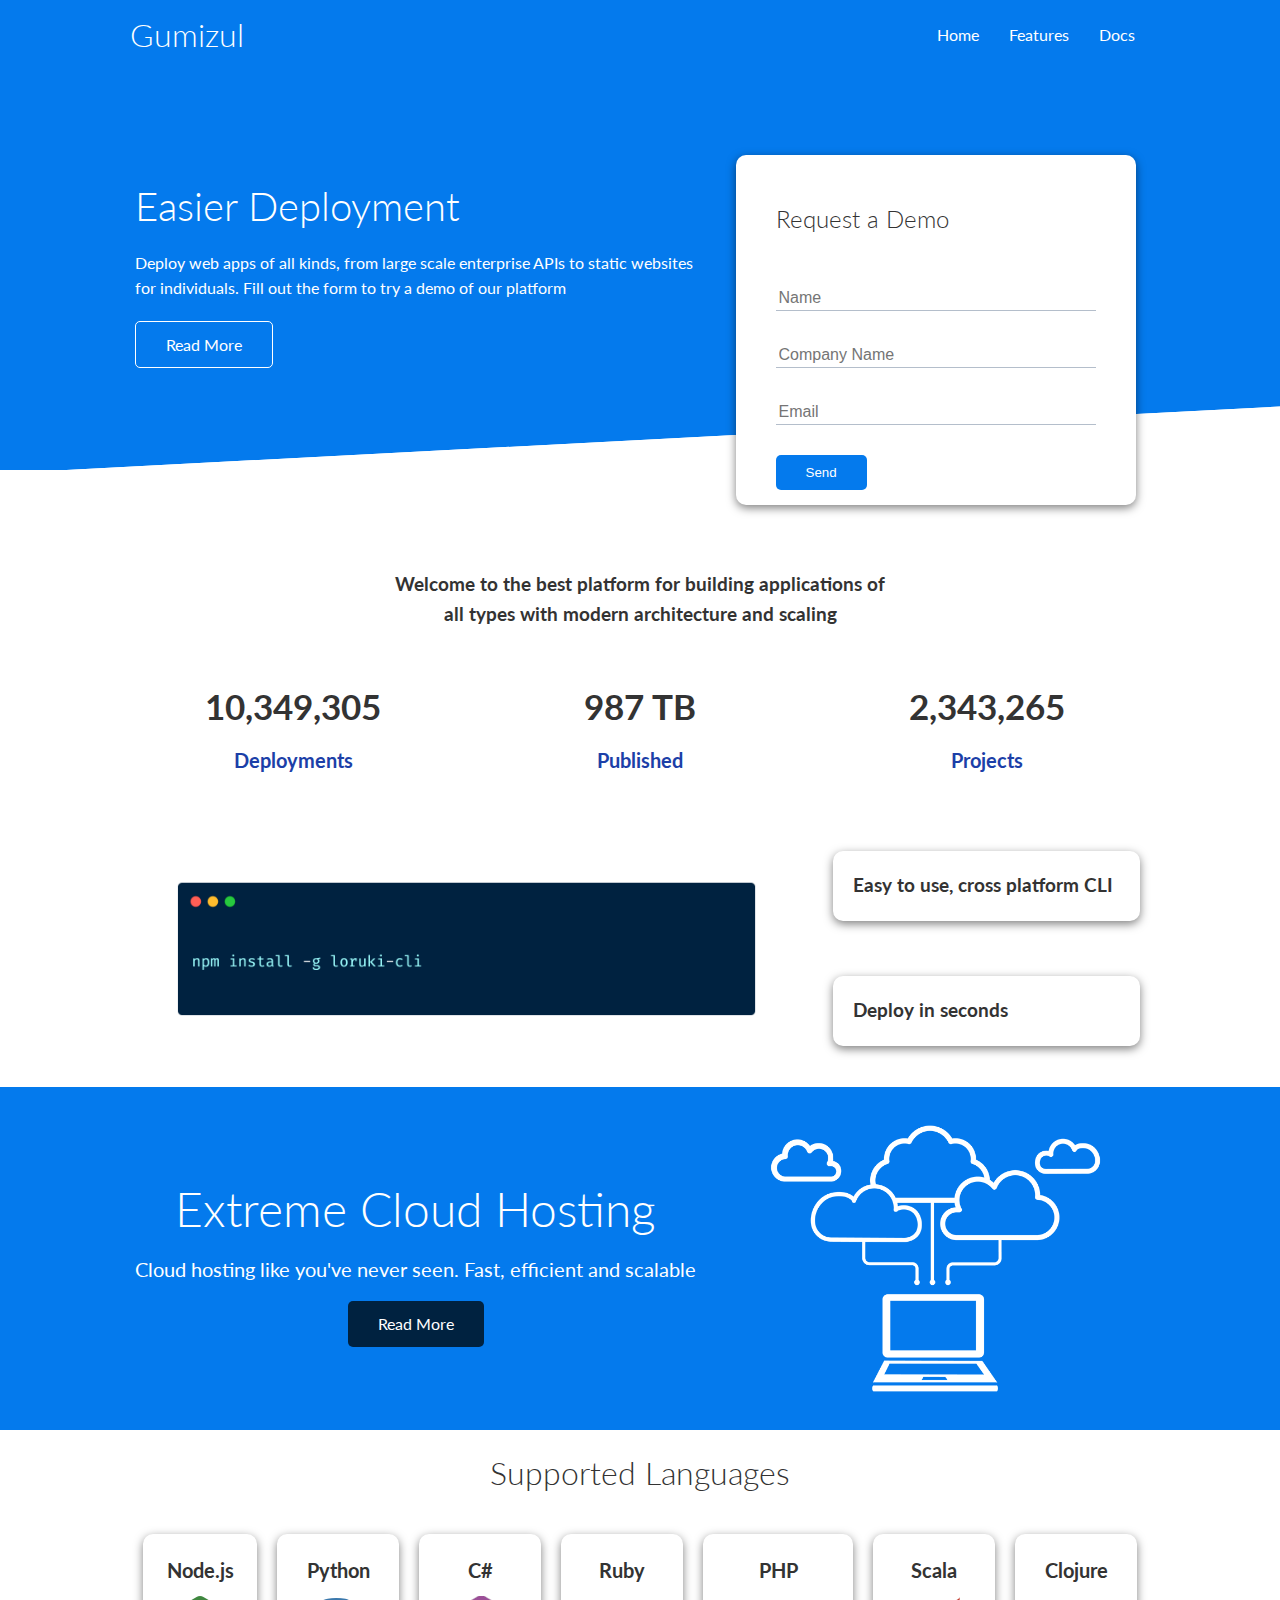
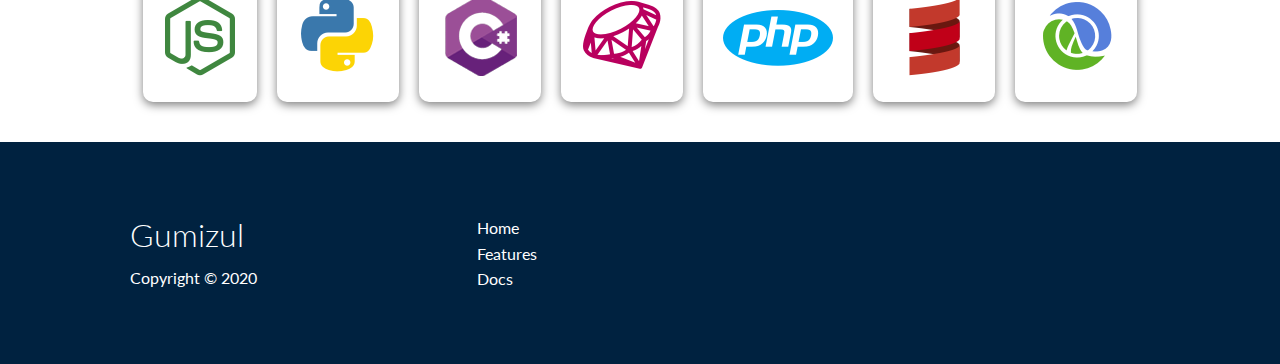
<file: index.html>
<!DOCTYPE html>
<html lang="en">
<head>
  <meta charset="UTF-8">
  <meta name="viewport" content="width=device-width, initial-scale=1.0">
  <link rel="stylesheet" href="https://cdnjs.cloudflare.com/ajax/libs/font-awesome/5.15.1/css/all.min.css" integrity="sha512-+4zCK9k+qNFUR5X+cKL9EIR+ZOhtIloNl9GIKS57V1MyNsYpYcUrUeQc9vNfzsWfV28IaLL3i96P9sdNyeRssA==" crossorigin="anonymous" />
  <link rel="stylesheet" href="css/utilities.css">
  <link rel="stylesheet" href="css/style.css">
  <title>Gumizul | Cloud Hosting For Everyone</title>
</head>
<body>
  <!-- Navbar -->
  <div class="navbar">
    <div class="container flex">
      <h1 class="logo">Gumizul</h1>
      <nav>
        <ul>
          <li><a href="index.html">Home</a></li>
          <li><a href="features.html">Features</a></li>
          <li><a href="docs.html">Docs</a></li>
        </ul>
      </nav>
    </div>
  </div>

  <!-- Showcase -->
  <section class="showcase">
    <div class="container grid">
      <div class="showcase-text">
        <h1>Easier Deployment</h1>
        <p>
          Deploy web apps of all kinds, from large scale enterprise APIs to static websites for individuals. Fill out the form to try a demo of our platform
        </p>
        <a href="features.html" class="btn btn-outline">Read More</a>
      </div>
      <div class="showcase-form card">
        <h2>Request a Demo</h2>
        <form name="contact" method="POST" netlify-honeypot="bot-field" data-netlify="true">
          <input type="hidden" name="form-name" value="contact">
          <p class="hidden">
            <label>Don’t fill this out if you're human: <input name="bot-field" /></label>
          </p>
          <div class="form-control">
            <input type="text" name="name" placeholder="Name" required>
          </div>
          <div class="form-control">
            <input type="text" name="company" placeholder="Company Name" required>
          </div>
          <div class="form-control">
            <input type="email" name="email" placeholder="Email" required>
          </div>
          <input type="submit" value="Send" class="btn btn-primary">
        </form>
      </div>
    </div>
  </section>

  <!-- Stats -->
  <section class="stats">
    <div class="container">
      <h3 class="stats-heading text-center my-1">
        Welcome to the best platform for building applications of all types with modern architecture and scaling
      </h3>
      <div class="grid grid-3 text-center my-4">
        <div>
          <i class="fas fa-server fa-3x"></i>
          <h3>10,349,305</h3>
          <p class="text-secondary">Deployments</p>
        </div>
        <div>
          <i class="fas fa-upload fa-3x"></i>
          <h3>987 TB</h3>
          <p class="text-secondary">Published</p>
        </div>
        <div>
          <i class="fas fa-project-diagram fa-3x"></i>
          <h3>2,343,265</h3>
          <p class="text-secondary">Projects</p>
        </div>
      </div>
    </div>
  </section>

  <!-- Cli -->
  <section class="cli">
    <div class="container grid">
      <img src="images/cli.png" alt="">
      <div class="card">
        <h3>Easy to use, cross platform CLI</h3>
      </div>
      <div class="card">
        <h3>Deploy in seconds</h3>
      </div>
    </div>
  </section>

  <!-- Cloud -->
  <section class="cloud bg-primary my-2 py-2">
    <div class="container grid">
      <div class="text-center">
        <h2 class="lg">Extreme Cloud Hosting</h2>
        <p class="lead my-1">Cloud hosting like you've never seen. Fast, efficient and scalable</p>
        <a href="features.html" class="btn btn-dark">Read More</a>
      </div>
      <img src="images/cloud.png" alt="">
    </div>
  </section>

  <!-- Languages -->
  <section class="languages">
    <h2 class="md text-center my-2">
      Supported Languages
    </h2>
    <div class="container flex">
      <div class="card">
        <h4>Node.js</h4>
        <img src="images/logos/node.png" alt="">
      </div>
      <div class="card">
        <h4>Python</h4>
        <img src="images/logos/python.png" alt="">
      </div>
      <div class="card">
        <h4>C#</h4>
        <img src="images/logos/csharp.png" alt="">
      </div>
      <div class="card">
        <h4>Ruby</h4>
        <img src="images/logos/ruby.png" alt="">
      </div>
      <div class="card">
        <h4>PHP</h4>
        <img src="images/logos/php.png" alt="">
      </div>
      <div class="card">
        <h4>Scala</h4>
        <img src="images/logos/scala.png" alt="">
      </div>
      <div class="card">
        <h4>Clojure</h4>
        <img src="images/logos/clojure.png" alt="">
      </div>
    </div>
  </section>

  <!-- Footer -->
  <footer class="footer bg-dark py-5">
    <div class="container grid grid-3">
      <div>
        <h1>Gumizul</h1>
        <p>Copyright &copy; 2020</p>
      </div>
      <nav>
        <ul>
          <li><a href="index.html">Home</a></li>
          <li><a href="index.html">Features</a></li>
          <li><a href="docs.html">Docs</a></li>
        </ul>
      </nav>
      <div class="social">
        <a href="#"><i class="fab fa-github fa-2x"></i></a>
        <a href="#"><i class="fab fa-facebook fa-2x"></i></a>
        <a href="#"><i class="fab fa-instagram fa-2x"></i></a>
        <a href="#"><i class="fab fa-twitter fa-2x"></i></a>
      </div>
    </div>
  </footer>

</body>
</html>
</file>
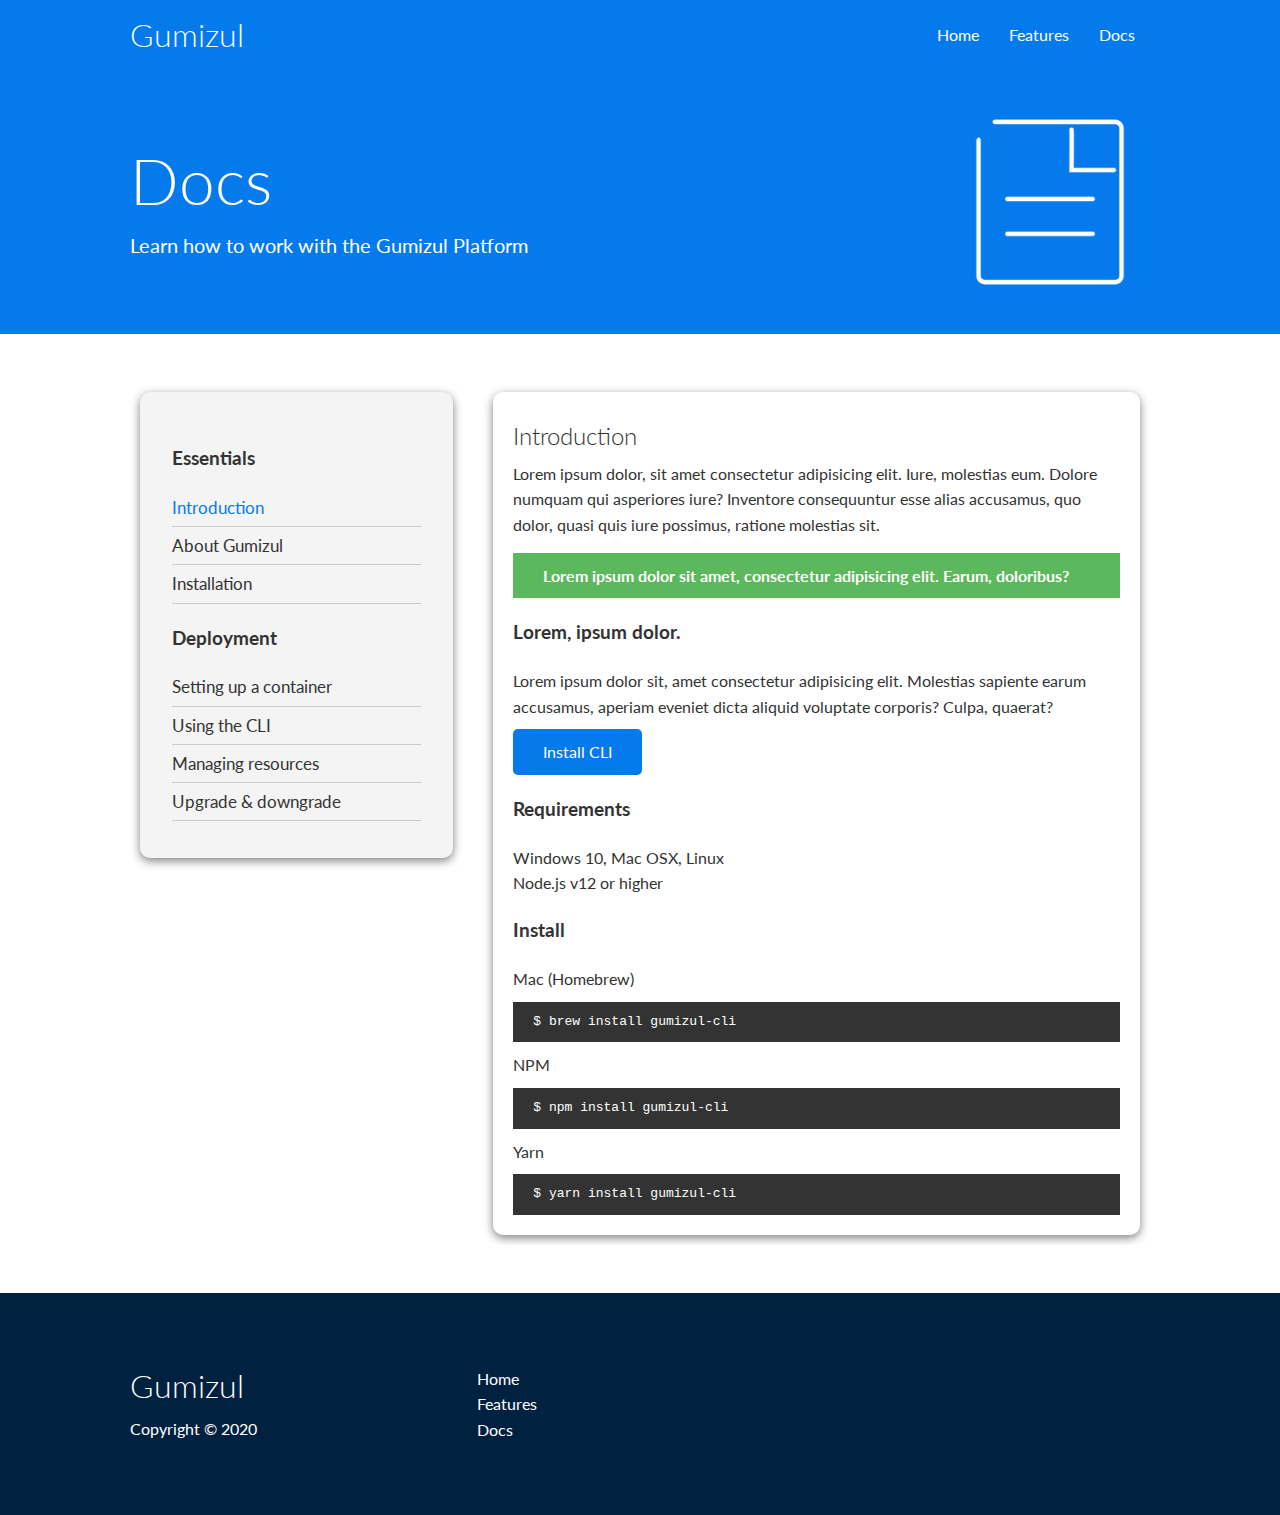
<file: docs.html>
<!DOCTYPE html>
<html lang="en">
<head>
  <meta charset="UTF-8">
  <meta name="viewport" content="width=device-width, initial-scale=1.0">
  <link rel="stylesheet" href="https://cdnjs.cloudflare.com/ajax/libs/font-awesome/5.15.1/css/all.min.css" integrity="sha512-+4zCK9k+qNFUR5X+cKL9EIR+ZOhtIloNl9GIKS57V1MyNsYpYcUrUeQc9vNfzsWfV28IaLL3i96P9sdNyeRssA==" crossorigin="anonymous" />
  <link rel="stylesheet" href="css/utilities.css">
  <link rel="stylesheet" href="css/style.css">
  <title>Gumizul | Cloud Hosting For Everyone</title>
</head>
<body>
  <!-- Navbar -->
  <div class="navbar">
    <div class="container flex">
      <h1 class="logo">Gumizul</h1>
      <nav>
        <ul>
          <li><a href="index.html">Home</a></li>
          <li><a href="features.html">Features</a></li>
          <li><a href="docs.html">Docs</a></li>
        </ul>
      </nav>
    </div>
  </div>

  <!-- Head -->
  <section class="docs-head bg-primary py-3">
    <div class="container grid">
      <div>
        <h1 class="xl">Docs</h1>
        <p class="lead">Learn how to work with the Gumizul Platform
        </p>
      </div>
      <img src="images/docs.png" alt="">
    </div>
  </section>

  <!-- Docs Main -->
  <section class="docs-main my-4">
    <div class="container grid">
      <div class="card bg-light p-3">
        <h3 class="my-2">Essentials</h3>
        <nav>
          <ul>
            <li><a class="text-primary" href="#">Introduction</a></li>
            <li><a href="#">About Gumizul</a></li>
            <li><a href="#">Installation</a></li>
          </ul>
        </nav>
        <h3 class="my-2">Deployment</h3>
        <nav>
          <ul>
            <li><a href="#">Setting up a container</a></li>
            <li><a href="#">Using the CLI</a></li>
            <li><a href="#">Managing resources</a></li>
            <li><a href="#">Upgrade & downgrade</a></li>
          </ul>
        </nav>
      </div>
      <div class="card">
        <h2>Introduction</h2>
        <p>Lorem ipsum dolor, sit amet consectetur adipisicing elit. Iure, molestias eum. Dolore numquam qui asperiores iure? Inventore consequuntur esse alias accusamus, quo dolor, quasi quis iure possimus, ratione molestias sit.</p>
        <div class="alert alert-success">
          <i class="fas fa-info"></i>Lorem ipsum dolor sit amet, consectetur adipisicing elit. Earum, doloribus?
        </div>
        <h3>Lorem, ipsum dolor.</h3>
        <p>Lorem ipsum dolor sit, amet consectetur adipisicing elit. Molestias sapiente earum accusamus, aperiam eveniet dicta aliquid voluptate corporis? Culpa, quaerat?</p>
        <a href="#" class="btn btn-primary">Install CLI</a>
        <h3>Requirements</h3>
        <ul>
          <li>Windows 10, Mac OSX, Linux</li>
          <li>Node.js v12 or higher</li>
        </ul>
        <h3>Install</h3>
        <p>Mac (Homebrew)</p>
        <pre><code>$ brew install gumizul-cli</code></pre>
        <p>NPM</p>
        <pre><code>$ npm install gumizul-cli</code></pre>
        <p>Yarn</p>
        <pre><code>$ yarn install gumizul-cli</code></pre>
      </div>
    </div>
  </section>


  <!-- Footer -->
  <footer class="footer bg-dark py-5">
    <div class="container grid grid-3">
      <div>
        <h1>Gumizul</h1>
        <p>Copyright &copy; 2020</p>
      </div>
      <nav>
        <ul>
          <li><a href="index.html">Home</a></li>
          <li><a href="index.html">Features</a></li>
          <li><a href="docs.html">Docs</a></li>
        </ul>
      </nav>
      <div class="social">
        <a href="#"><i class="fab fa-github fa-2x"></i></a>
        <a href="#"><i class="fab fa-facebook fa-2x"></i></a>
        <a href="#"><i class="fab fa-instagram fa-2x"></i></a>
        <a href="#"><i class="fab fa-twitter fa-2x"></i></a>
      </div>
    </div>
  </footer>

</body>
</html>
</file>
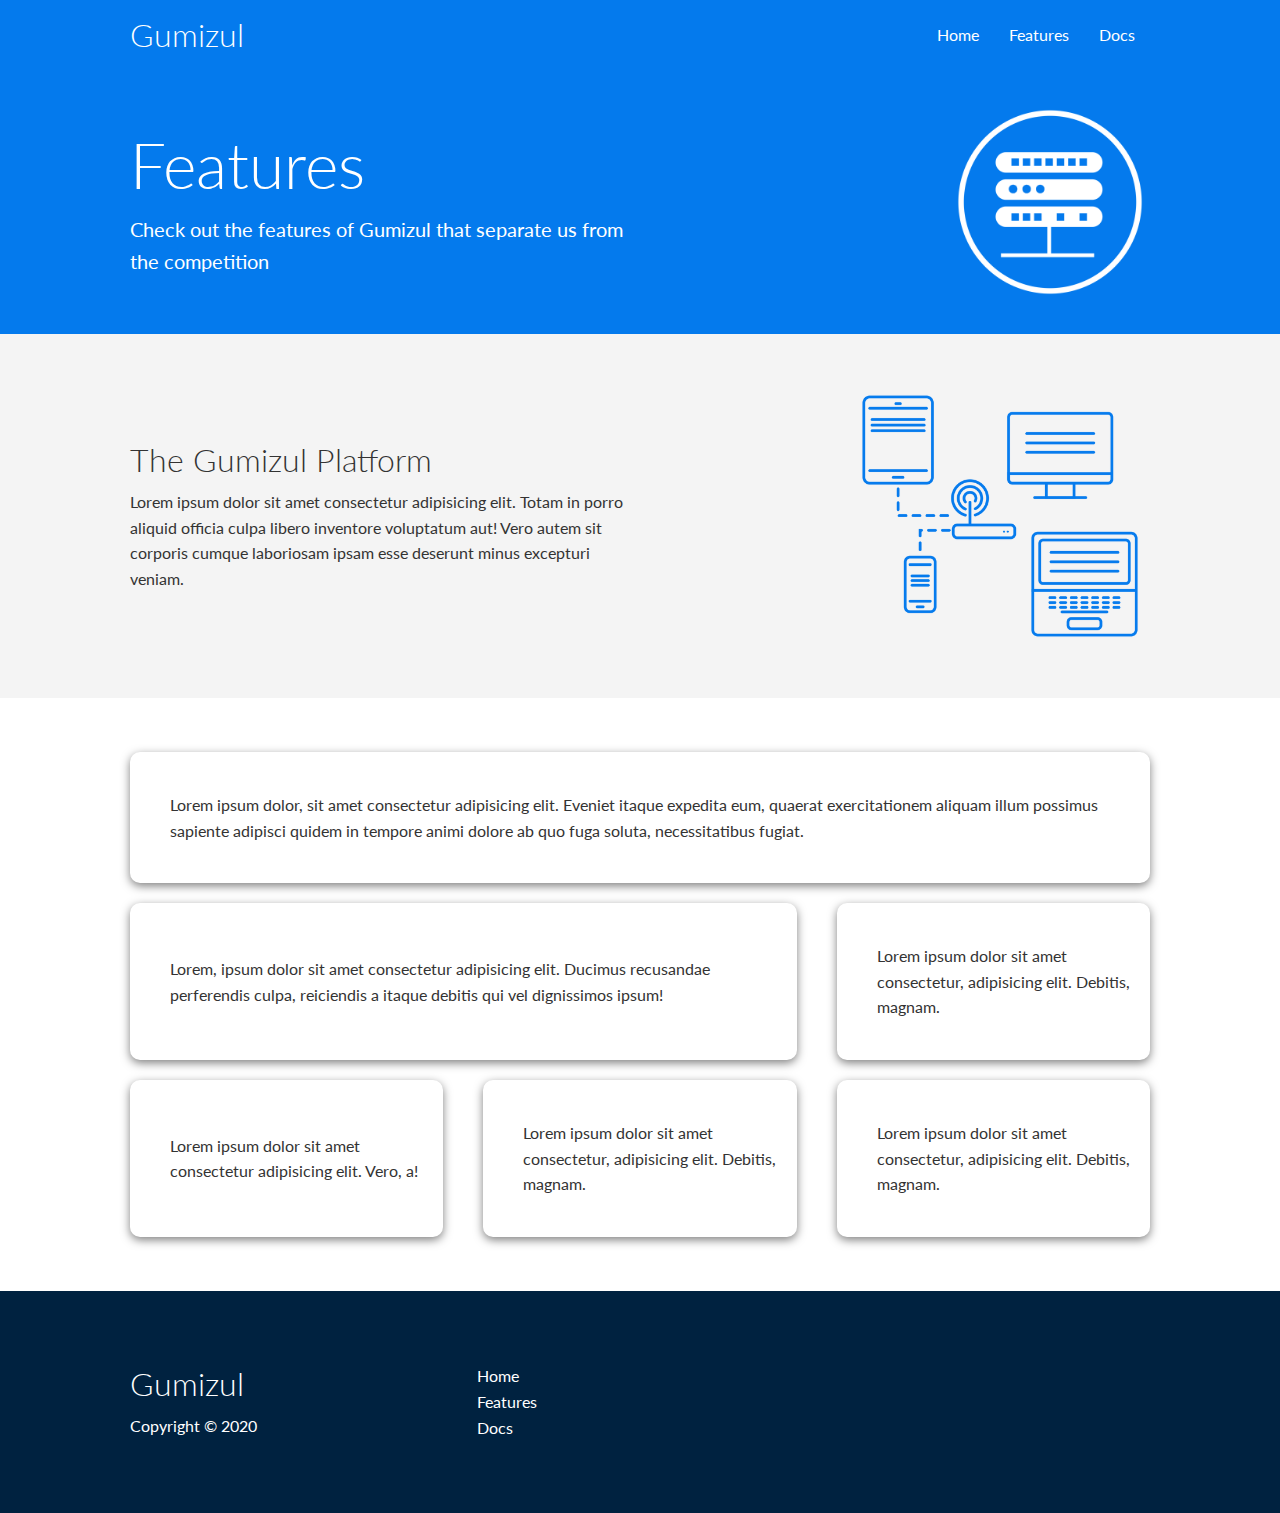
<file: features.html>
<!DOCTYPE html>
<html lang="en">
<head>
  <meta charset="UTF-8">
  <meta name="viewport" content="width=device-width, initial-scale=1.0">
  <link rel="stylesheet" href="https://cdnjs.cloudflare.com/ajax/libs/font-awesome/5.15.1/css/all.min.css" integrity="sha512-+4zCK9k+qNFUR5X+cKL9EIR+ZOhtIloNl9GIKS57V1MyNsYpYcUrUeQc9vNfzsWfV28IaLL3i96P9sdNyeRssA==" crossorigin="anonymous" />
  <link rel="stylesheet" href="css/utilities.css">
  <link rel="stylesheet" href="css/style.css">
  <title>Gumizul | Cloud Hosting For Everyone</title>
</head>
<body>
  <!-- Navbar -->
  <div class="navbar">
    <div class="container flex">
      <h1 class="logo">Gumizul</h1>
      <nav>
        <ul>
          <li><a href="index.html">Home</a></li>
          <li><a href="features.html">Features</a></li>
          <li><a href="docs.html">Docs</a></li>
        </ul>
      </nav>
    </div>
  </div>

  <!-- Head -->
  <section class="features-head bg-primary py-3">
    <div class="container grid">
      <div>
        <h1 class="xl">Features</h1>
        <p class="lead">Check out the features of Gumizul that separate us from the competition
        </p>
      </div>
      <img src="images/server.png" alt="">
    </div>
  </section>

  <!-- Sub-Head -->
  <section class="features-sub-head bg-light py-3">
    <div class="container grid">
      <div>
        <h1 class="md">The Gumizul Platform</h1>
        <p>Lorem ipsum dolor sit amet consectetur adipisicing elit. Totam in porro aliquid officia culpa libero inventore voluptatum aut! Vero autem sit corporis cumque laboriosam ipsam esse deserunt minus excepturi veniam.
        </p>
      </div>
      <img src="images/server2.png" alt="">
    </div>
  </section>

  <!-- Features Main -->
  <section class="features-main my-2">
    <div class="container grid grid-3">
      <div class="card flex">
        <i class="fas fa-server fa-3x"></i>
        <p>Lorem ipsum dolor, sit amet consectetur adipisicing elit. Eveniet itaque expedita eum, quaerat exercitationem aliquam illum possimus sapiente adipisci quidem in tempore animi dolore ab quo fuga soluta, necessitatibus fugiat.</p>
      </div>
      <div class="card flex">
        <i class="fas fa-network-wired fa-3x"></i>
        <p>
            Lorem, ipsum dolor sit amet consectetur adipisicing elit. Ducimus
            recusandae perferendis culpa, reiciendis a itaque debitis qui vel
            dignissimos ipsum!
        </p>
      </div>
      <div class="card flex">
          <i class="fas fa-laptop-code fa-3x"></i>
          <p>
              Lorem ipsum dolor sit amet consectetur, adipisicing elit. Debitis,
              magnam.
          </p>
      </div>
      <div class="card flex">
          <i class="fas fa-database fa-3x"></i>
          <p>
              Lorem ipsum dolor sit amet consectetur adipisicing elit. Vero, a!
          </p>
      </div>
      <div class="card flex">
          <i class="fas fa-power-off fa-3x"></i>
          <p>
              Lorem ipsum dolor sit amet consectetur, adipisicing elit. Debitis,
              magnam.
          </p>
      </div>
      <div class="card flex">
          <i class="fas fa-upload fa-3x"></i>
          <p>
              Lorem ipsum dolor sit amet consectetur, adipisicing elit. Debitis,
              magnam.
          </p>
      </div>
    </div>
  </section>

  <!-- Footer -->
  <footer class="footer bg-dark py-5">
    <div class="container grid grid-3">
      <div>
        <h1>Gumizul</h1>
        <p>Copyright &copy; 2020</p>
      </div>
      <nav>
        <ul>
          <li><a href="index.html">Home</a></li>
          <li><a href="index.html">Features</a></li>
          <li><a href="docs.html">Docs</a></li>
        </ul>
      </nav>
      <div class="social">
        <a href="#"><i class="fab fa-github fa-2x"></i></a>
        <a href="#"><i class="fab fa-facebook fa-2x"></i></a>
        <a href="#"><i class="fab fa-instagram fa-2x"></i></a>
        <a href="#"><i class="fab fa-twitter fa-2x"></i></a>
      </div>
    </div>
  </footer>

</body>
</html>
</file>
<file: css/utilities.css>
.container {
  max-width: 1100px;
  margin: 0 auto;
  overflow: auto;
  padding: 0 40px;
}

.card {
  background-color: #fff;
  color: #333;
  border-radius: 10px;
  /* h-offset v-offset blur spread color */
  box-shadow: 0 3px 10px rgba(0, 0, 0, 0.5);
  padding: 20px;
  margin: 10px;
}

.btn {
  display: inline-block;
  padding: 10px 30px;
  cursor: pointer;
  background: var(--primary-color);
  color: #fff;
  border: none;
  border-radius: 5px;
}

.btn-outline {
  background-color: transparent;
  border: 1px #fff solid;
}

.btn:hover {
  transform: scale(0.95);
}

/* Backgrounds & colored buttons */
.bg-primary,
.btn-primary {
  background-color: var(--primary-color);
  color: #fff;
}

.bg-secondary,
.btn-secondary {
  background-color: var(--secondary-color);
  color: #fff;
}

.bg-dark,
.btn-dark {
  background-color: var(--dark-color);
  color: #fff;
}

.bg-light,
.btn-light {
  background-color: var(--light-color);
  color: #333;
}

.bg-primary a,
.btn-primary a,
.bg-secondary a,
.btn-secondary a,
.bg-dark a,
.btn-dark a {
  color: #fff;
}

/* Text Colors */
.text-primary {
  color: var(--primary-color);
}

.text-secondary {
  color: var(--secondary-color);
}

.text-dark {
  color: var(--dark-color);
}

.text-light {
  color: var(--light-color);
}

/* Text Sizes  */
.lead {
  font-size: 20px;
}

.sm {
  font-size: 1rem;
}

.md {
  font-size: 2rem;
}

.lg {
  font-size: 3rem;
}

.xl {
  font-size: 4rem;
}

.text-center {
  text-align: center;
}

/* Alert */
.alert {
    background-color: var(--light-color);
    padding: 10px 20px;
    font-weight: bold;
    margin: 15px 0;
}

.alert i {
    margin-right: 10px;
}

.alert-success {
    background-color: var(--success-color);
    color: #fff;
}

.alert-error {
    background-color: var(--error-color);
    color: #fff;
}

.flex {
  display: flex;
  justify-content: center;
  align-items: center;
  height: 100%;
}

.grid {
  display: grid;
  grid-template-columns: repeat(2, 1fr);
  gap: 20px;
  justify-content: center;
  align-items: center;
  height: 100%;
}

.grid-3 {
  grid-template-columns: repeat(3, 1fr);
}

/* Margin */
.my-1 {
  margin: 1rem 0;
}

.my-2 {
  margin: 1.5rem 0;
}

.my-3 {
  margin: 2rem 0;
}

.my-4 {
  margin: 3rem 0;
}

.my-5 {
  margin: 4rem 0;
}

.m-1 {
  margin: 1rem;
}

.m-2 {
  margin: 1.5rem;
}

.m-3 {
  margin: 2rem;
}

.m-4 {
  margin: 3rem;
}

.m-5 {
  margin: 4rem;
}

/* Padding */
.py-1 {
  padding: 1rem 0;
}

.py-2 {
  padding: 1.5rem 0;
}

.py-3 {
  padding: 2rem 0;
}

.py-4 {
  padding: 3rem 0;
}

.py-5 {
  padding: 4rem 0;
}

.p-1 {
  padding: 1rem;
}

.p-2 {
  padding: 1.5rem;
}

.p-3 {
  padding: 2rem;
}

.p-4 {
  padding: 3rem;
}

.p-5 {
  padding: 4rem;
}
</file>
<file: css/style.css>
@import url('https://fonts.googleapis.com/css2?family=Lato:wght@300&display=swap');

:root {
  --primary-color: #047aed;
  --secondary-color: #1c3fa8;
  --dark-color: #002240;
  --light-color: #f4f4f4;
  --success-color: #5cb85c;
  --error-color: #d9534f;
}

* {
  box-sizing: border-box;
  padding: 0;
  margin: 0;
}

body {
  font-family: 'Lato', sans-serif;
  color: #333;
  line-height: 1.6;
}

ul {
  list-style-type: none;
}

a {
  text-decoration: none;
  color: #333;
}

h1,
h2 {
  font-weight: 300;
  line-height: 1.2;
  margin: 10px 0;
}

p {
  margin: 10px 0;
}

img {
  width: 100%;
}

code,
pre {
  background: #333;
  color: #fff;
  padding: 10px;
}

.hidden {
  visibility: hidden;
  height: 0;
}

/* Navbar */
.navbar {
  background-color: var(--primary-color);
  color: #fff;
  height: 70px;
}

.navbar ul {
  display: flex;
}

.navbar a {
  color: #fff;
  padding: 10px;
  margin: 0 5px;
}

.navbar a:hover {
  border-bottom: 2px #fff solid;
}

.navbar .flex {
  justify-content: space-between;
}

/* Showcase */
.showcase {
  height: 400px;
  background-color: var(--primary-color);
  color: #fff;
  position: relative;
}

.showcase h1 {
  font-size: 40px;
}

.showcase p {
  margin: 20px 0;
}

.showcase .grid {
  overflow: visible;
  grid-template-columns: 55% auto;
  gap: 30px;
}

.showcase-text {
  animation: slideInFromLeft 1s ease-in;
}

.showcase-form {
  position: relative;
  top: 60px;
  height: 350px;
  width: 400px;
  padding: 40px;
  z-index: 100;
  justify-self: flex-end;
  animation: slideInFromRight 1s ease-in;
}

.showcase-form input[type='text'],
.showcase-form input[type='email'] {
  border: 0;
  border-bottom: 1px solid #b4becb;
  width: 100%;
  padding: 3px;
  font-size: 16px;
}

.showcase-form input:focus {
  outline: none;
}

.showcase-form .form-control {
  margin: 30px 0;
}

.showcase::before,
.showcase::after {
  content: '';
  position: absolute;
  height: 100px;
  bottom: -70px;
  right: 0;
  left: 0;
  background: #fff;
  transform: skewY(-3deg);
  -webkit-transform: skewY(-3deg);
  -moz-transform: skewY(-3deg);
  -ms-transform: skewY(-3deg);
}

/* Stats */
.stats {
  padding-top: 100px;
  animation: slideInFromBottom 1s ease-in;
}

.stats-heading {
  max-width: 500px;
  margin: auto;
}

.stats .grid h3 {
  font-size: 35px;
}

.stats .grid p {
  font-size: 20px;
  font-weight: bold;
}

/* Cli */
.cli .grid {
  grid-template-columns: repeat(3, 1fr);
  grid-template-rows: repeat(2, 1fr);
}

.cli .grid > *:first-child {
  grid-column: 1 / span 2;
  grid-row: 1 / span 2;
}

/* Cloud */
.cloud .grid {
  grid-template-columns: 4fr 3fr;
}

/* Languages */
.languages .flex {
  flex-wrap: wrap;
}

.languages .card {
  text-align: center;
  margin: 18px 10px 40px; /* top right&left bottom */
  transition: transform 0.2s ease-in;
}

.languages .card h4 {
  font-size: 20px;
  margin-bottom: 10px;
}

.languages .card:hover {
  transform: translateY(-15px);
}

/* Features */
.features-head img,
.docs-head img {
  width: 200px;
  justify-self: flex-end;
}

.features-sub-head img {
  width: 300px;
  justify-self: flex-end;
}

.features-main .card > i {
  margin-right: 20px;
}

.features-main .grid {
  padding: 30px;
}

.features-main .grid > *:first-child {
  grid-column: 1 / span 3;
}

.features-main .grid > *:nth-child(2) {
  grid-column: 1 / span 2;
}

/* Docs */
.docs-main h3 {
  margin: 20px 0;
}

.docs-main .grid {
  grid-template-columns: 1fr 2fr;
  align-items: flex-start;
}

.docs-main nav li {
  font-size: 17px;
  padding-bottom: 5px;
  margin-bottom: 5px;
  border-bottom: 1px #ccc solid;
}

.docs-main a:hover {
  font-weight: bold;
}

/* Footer */
.footer .social a {
  margin: 0 10px;
}

/* Animations */
@keyframes slideInFromLeft {
  0% {
    transform: translateX(-100%);
  }

  100% {
    transform: translateX(0);
  }
}

@keyframes slideInFromRight {
  0% {
    transform: translateX(100%);
  }

  100% {
    transform: translateX(0);
  }
}

@keyframes slideInFromTop {
  0% {
    transform: translateY(-100%);
  }

  100% {
    transform: translateX(0);
  }
}

@keyframes slideInFromBottom {
  0% {
    transform: translateY(100%);
  }

  100% {
    transform: translateX(0);
  }
}

/* Tablets and under */
@media (max-width: 768px) {
  .grid,
  .showcase .grid,
  .stats .grid,
  .cli .grid,
  .cloud .grid,
  .features-main .grid,
  .docs-main .grid {
    grid-template-columns: 1fr;
    grid-template-rows: 1fr;
  }

  .showcase {
    height: auto;
  }

  .showcase-text {
    text-align: center;
    margin-top: 40px;
    animation: slideInFromTop 1s ease-in;
  }

  .showcase-form {
    justify-self: center;
    margin: auto;
    animation: slideInFromBottom 1s ease-in;
  }

  .cli .grid > *:first-child {
    grid-column: 1;
    grid-row: 1;
  }

  .features-head,
  .features-sub-head,
  .docs-head {
    text-align: center;
  }

  .features-head img,
  .features-sub-head img,
  .docs-head img {
    justify-self: center;
  }

  .features-main .grid > *:first-child,
  .features-main .grid > *:nth-child(2) {
    grid-column: 1;
  }
}

/* Mobile */
@media (max-width: 500px) {
  .navbar {
    height: 110px;
  }

  .navbar .flex {
    flex-direction: column;
  }

  .navbar ul {
    padding: 10px;
    background-color: rgba(0, 0, 0, 0.1);
  }
}
</file>
